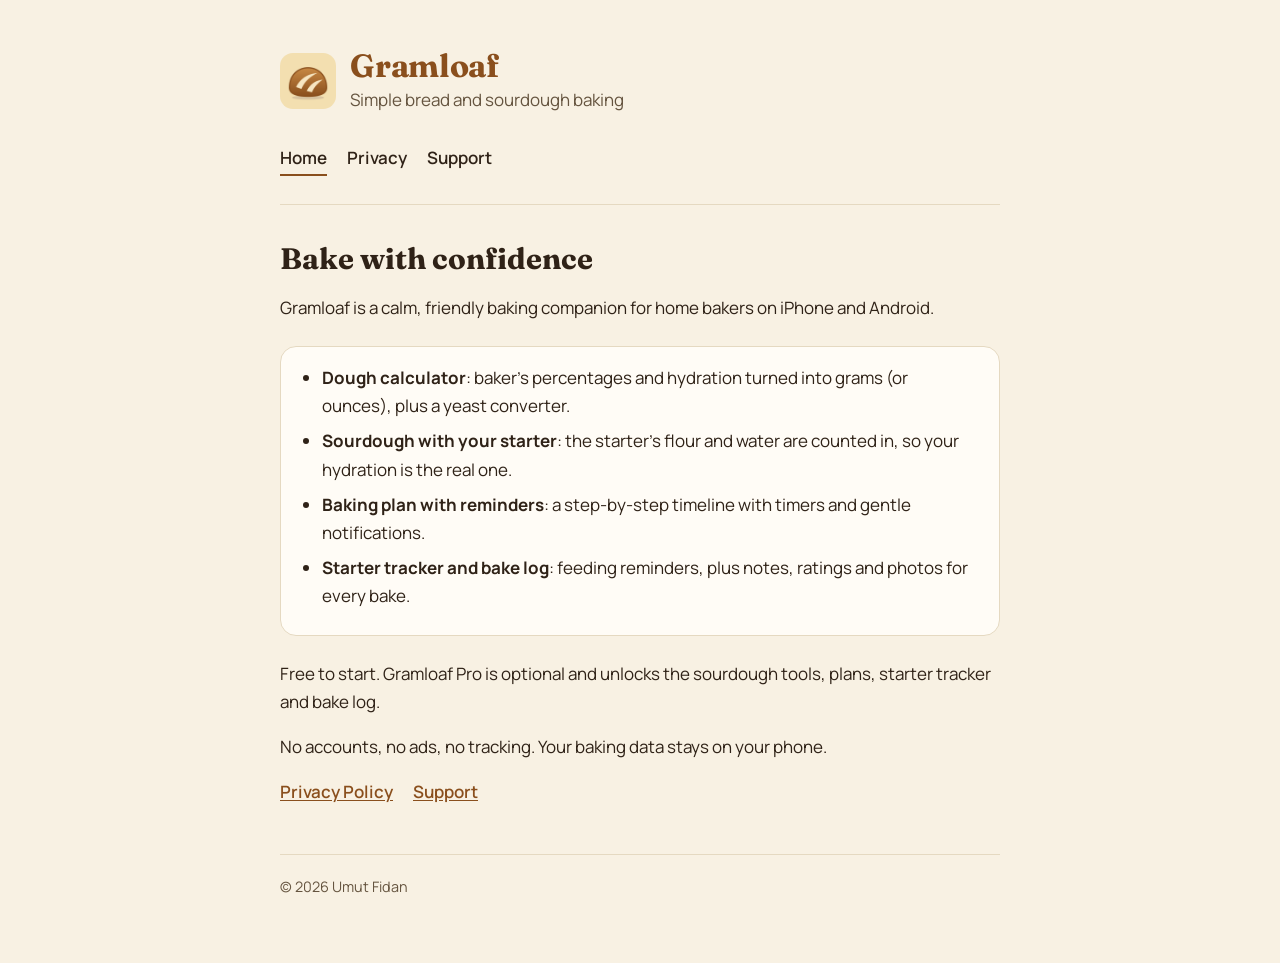
<file: index.html>
<!doctype html>
<html lang="en">
<head>
<meta charset="utf-8">
<meta name="viewport" content="width=device-width, initial-scale=1">
<title>Gramloaf</title>
<meta name="description" content="Gramloaf: simple bread and sourdough baking. Dough calculator, sourdough with your starter, baking plans with reminders, starter tracker and bake log.">
<link rel="icon" href="icon.png">
<link rel="apple-touch-icon" href="icon.png">
<link rel="stylesheet" href="style.css">
</head>
<body>
<div class="wrap">

<header>
  <a class="brand" href="index.html">
    <img src="icon.png" alt="" width="56" height="56">
    <div>
      <p class="logo">Gramloaf</p>
      <p class="tagline">Simple bread and sourdough baking</p>
    </div>
  </a>
  <nav>
    <a href="index.html" aria-current="page">Home</a>
    <a href="privacy.html">Privacy</a>
    <a href="support.html">Support</a>
  </nav>
</header>

<h1>Bake with confidence</h1>
<p>Gramloaf is a calm, friendly baking companion for home bakers on iPhone and Android.</p>

<div class="card">
  <ul>
    <li><strong>Dough calculator</strong>: baker's percentages and hydration turned into grams (or ounces), plus a yeast converter.</li>
    <li><strong>Sourdough with your starter</strong>: the starter's flour and water are counted in, so your hydration is the real one.</li>
    <li><strong>Baking plan with reminders</strong>: a step-by-step timeline with timers and gentle notifications.</li>
    <li><strong>Starter tracker and bake log</strong>: feeding reminders, plus notes, ratings and photos for every bake.</li>
  </ul>
</div>

<p>Free to start. Gramloaf Pro is optional and unlocks the sourdough tools, plans, starter tracker and bake log.</p>
<p>No accounts, no ads, no tracking. Your baking data stays on your phone.</p>

<p class="links">
  <a href="privacy.html">Privacy Policy</a>
  <a href="support.html">Support</a>
</p>

<footer>© 2026 Umut Fidan</footer>

</div>
</body>
</html>
</file>
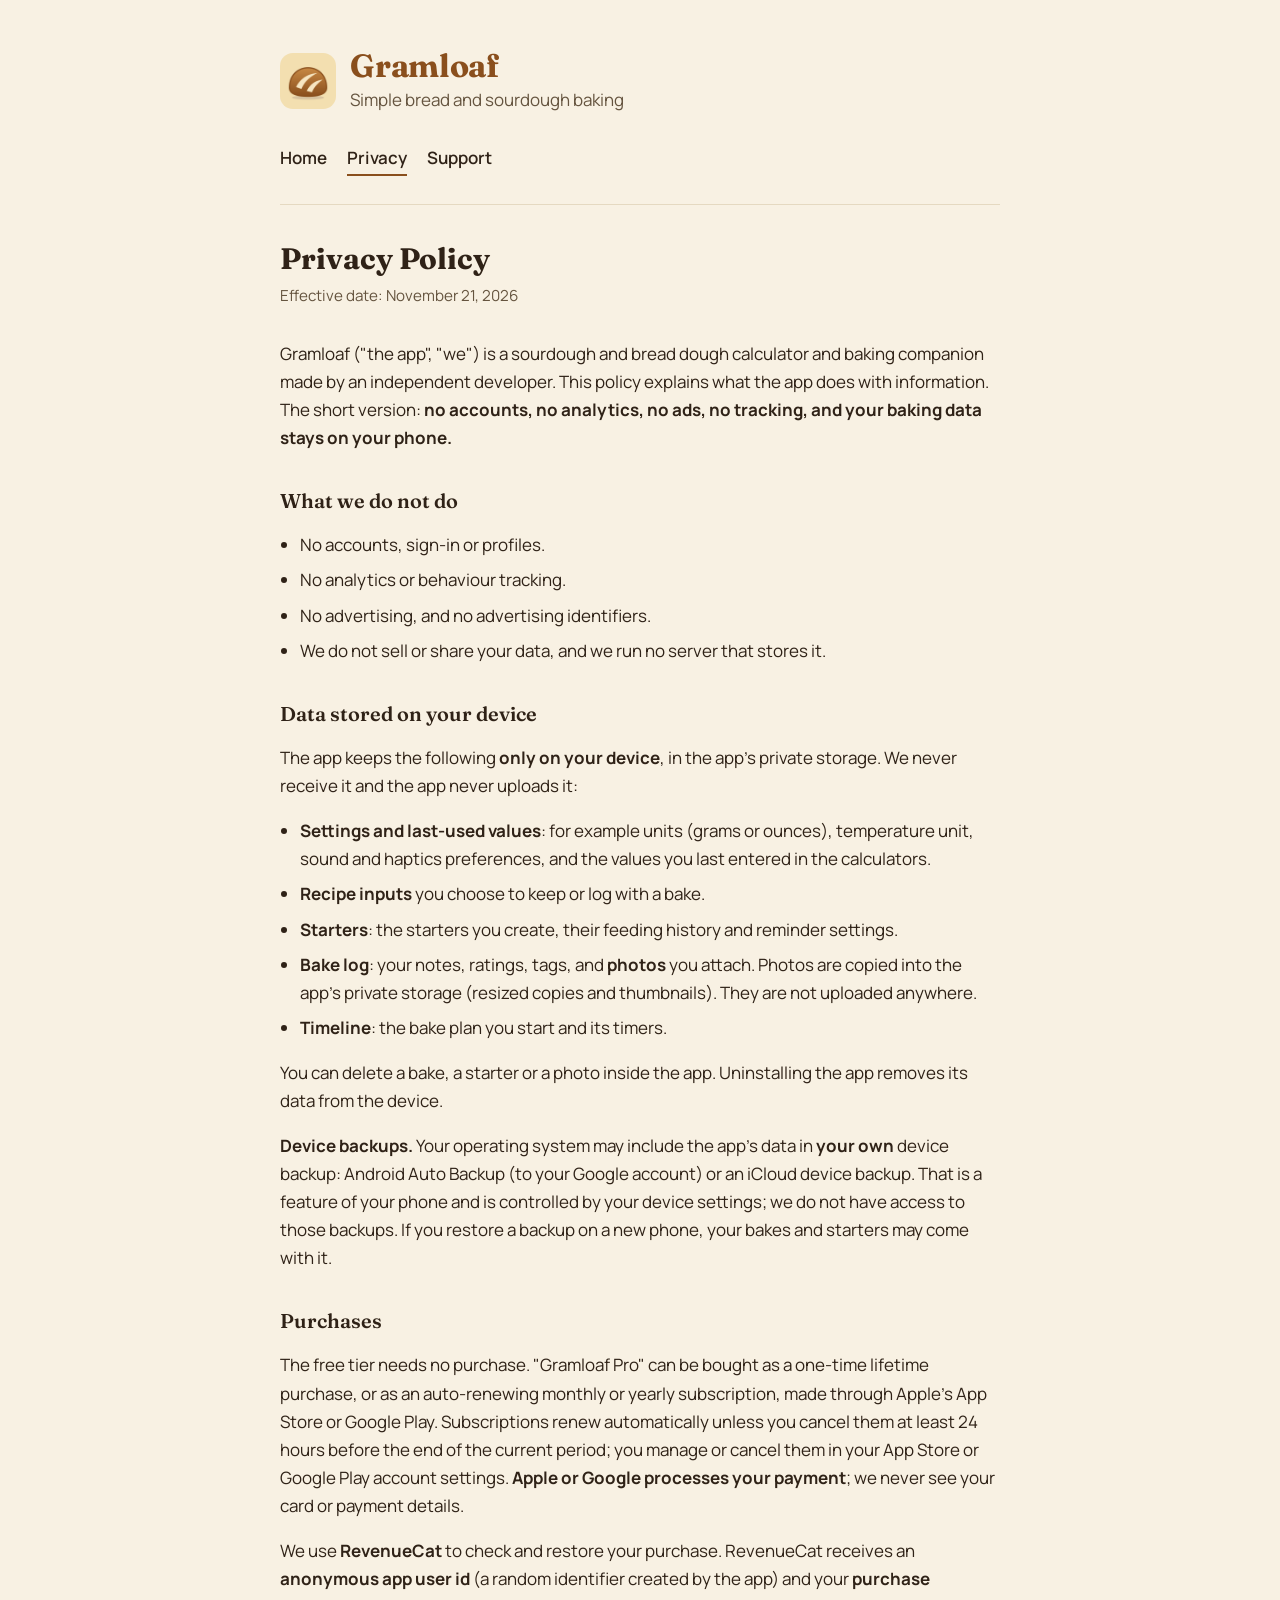
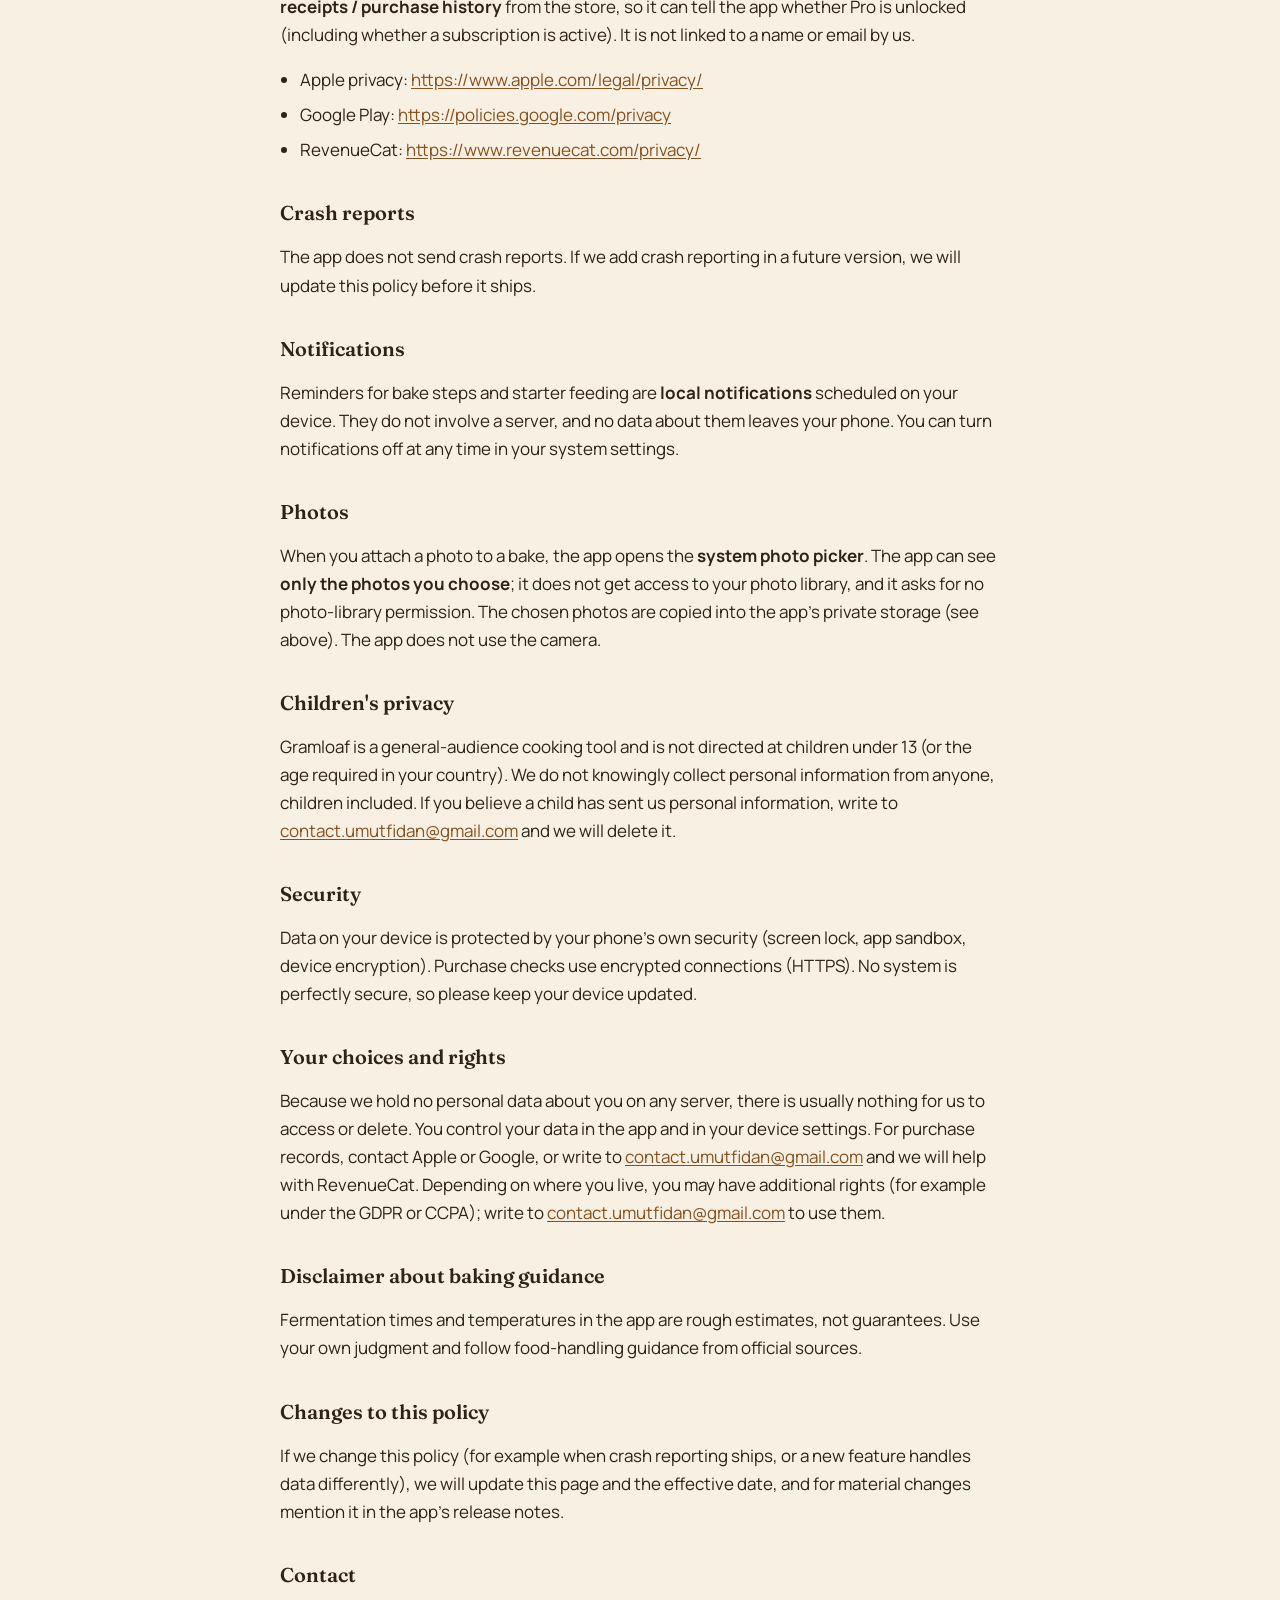
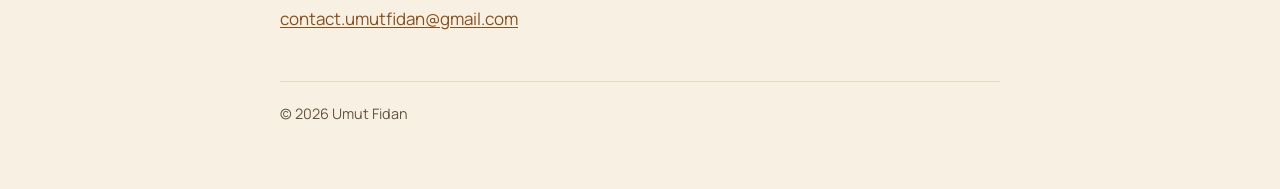
<file: privacy.html>
<!doctype html>
<html lang="en">
<head>
<meta charset="utf-8">
<meta name="viewport" content="width=device-width, initial-scale=1">
<title>Privacy Policy — Gramloaf</title>
<link rel="icon" href="icon.png">
<link rel="stylesheet" href="style.css">
</head>
<body>
<div class="wrap">

<header>
  <a class="brand" href="index.html">
    <img src="icon.png" alt="" width="56" height="56">
    <div>
      <p class="logo">Gramloaf</p>
      <p class="tagline">Simple bread and sourdough baking</p>
    </div>
  </a>
  <nav>
    <a href="index.html">Home</a>
    <a href="privacy.html" aria-current="page">Privacy</a>
    <a href="support.html">Support</a>
  </nav>
</header>

<h1>Privacy Policy</h1>
<p class="updated">Effective date: November 21, 2026</p>

<p>Gramloaf ("the app", "we") is a sourdough and bread dough calculator and baking
companion made by an independent developer. This policy explains what the app
does with information. The short version: <strong>no accounts, no analytics, no ads,
no tracking, and your baking data stays on your phone.</strong></p>

<h2>What we do not do</h2>
<ul>
  <li>No accounts, sign-in or profiles.</li>
  <li>No analytics or behaviour tracking.</li>
  <li>No advertising, and no advertising identifiers.</li>
  <li>We do not sell or share your data, and we run no server that stores it.</li>
</ul>

<h2>Data stored on your device</h2>
<p>The app keeps the following <strong>only on your device</strong>, in the app's private
storage. We never receive it and the app never uploads it:</p>
<ul>
  <li><strong>Settings and last-used values</strong>: for example units (grams or ounces),
    temperature unit, sound and haptics preferences, and the values you last
    entered in the calculators.</li>
  <li><strong>Recipe inputs</strong> you choose to keep or log with a bake.</li>
  <li><strong>Starters</strong>: the starters you create, their feeding history and reminder
    settings.</li>
  <li><strong>Bake log</strong>: your notes, ratings, tags, and <strong>photos</strong> you attach. Photos
    are copied into the app's private storage (resized copies and thumbnails).
    They are not uploaded anywhere.</li>
  <li><strong>Timeline</strong>: the bake plan you start and its timers.</li>
</ul>
<p>You can delete a bake, a starter or a photo inside the app. Uninstalling the
app removes its data from the device.</p>
<p><strong>Device backups.</strong> Your operating system may include the app's data in <strong>your
own</strong> device backup: Android Auto Backup (to your Google account) or an iCloud
device backup. That is a feature of your phone and is controlled by your device
settings; we do not have access to those backups. If you restore a backup on a
new phone, your bakes and starters may come with it.</p>

<h2>Purchases</h2>
<p>The free tier needs no purchase. "Gramloaf Pro" can be bought as a one-time
lifetime purchase, or as an auto-renewing monthly or yearly subscription, made
through Apple's App Store or Google Play. Subscriptions renew automatically
unless you cancel them at least 24 hours before the end of the current period;
you manage or cancel them in your App Store or Google Play account settings.
<strong>Apple or Google processes your payment</strong>; we never see your card or payment
details.</p>
<p>We use <strong>RevenueCat</strong> to check and restore your purchase. RevenueCat receives an
<strong>anonymous app user id</strong> (a random identifier created by the app) and your
<strong>purchase receipts / purchase history</strong> from the store, so it can tell the app
whether Pro is unlocked (including whether a subscription is active). It is not
linked to a name or email by us.</p>
<ul>
  <li>Apple privacy: <a href="https://www.apple.com/legal/privacy/">https://www.apple.com/legal/privacy/</a></li>
  <li>Google Play: <a href="https://policies.google.com/privacy">https://policies.google.com/privacy</a></li>
  <li>RevenueCat: <a href="https://www.revenuecat.com/privacy/">https://www.revenuecat.com/privacy/</a></li>
</ul>

<h2>Crash reports</h2>
<p>The app does not send crash reports. If we add crash reporting in a future
version, we will update this policy before it ships.</p>

<h2>Notifications</h2>
<p>Reminders for bake steps and starter feeding are <strong>local notifications</strong>
scheduled on your device. They do not involve a server, and no data about them
leaves your phone. You can turn notifications off at any time in your system
settings.</p>

<h2>Photos</h2>
<p>When you attach a photo to a bake, the app opens the <strong>system photo picker</strong>.
The app can see <strong>only the photos you choose</strong>; it does not get access to your
photo library, and it asks for no photo-library permission. The chosen photos
are copied into the app's private storage (see above). The app does not use
the camera.</p>

<h2>Children's privacy</h2>
<p>Gramloaf is a general-audience cooking tool and is not directed at children
under 13 (or the age required in your country). We do not knowingly collect
personal information from anyone, children included. If you believe a child
has sent us personal information, write to
<a href="mailto:contact.umutfidan@gmail.com">contact.umutfidan@gmail.com</a> and we will
delete it.</p>

<h2>Security</h2>
<p>Data on your device is protected by your phone's own security (screen lock,
app sandbox, device encryption). Purchase checks use encrypted connections
(HTTPS). No system is perfectly secure, so please keep your device updated.</p>

<h2>Your choices and rights</h2>
<p>Because we hold no personal data about you on any server, there is usually
nothing for us to access or delete. You control your data in the app and in
your device settings. For purchase records, contact Apple or Google, or write
to <a href="mailto:contact.umutfidan@gmail.com">contact.umutfidan@gmail.com</a> and we will
help with RevenueCat. Depending on where you live, you may have additional rights
(for example under the GDPR or CCPA); write to
<a href="mailto:contact.umutfidan@gmail.com">contact.umutfidan@gmail.com</a> to use them.</p>

<h2>Disclaimer about baking guidance</h2>
<p>Fermentation times and temperatures in the app are rough estimates, not
guarantees. Use your own judgment and follow food-handling guidance from
official sources.</p>

<h2>Changes to this policy</h2>
<p>If we change this policy (for example when crash reporting ships, or a new
feature handles data differently), we will update this page and the effective
date, and for material changes mention it in the app's release notes.</p>

<h2>Contact</h2>
<p><a href="mailto:contact.umutfidan@gmail.com">contact.umutfidan@gmail.com</a></p>

<footer>© 2026 Umut Fidan</footer>

</div>
</body>
</html>
</file>
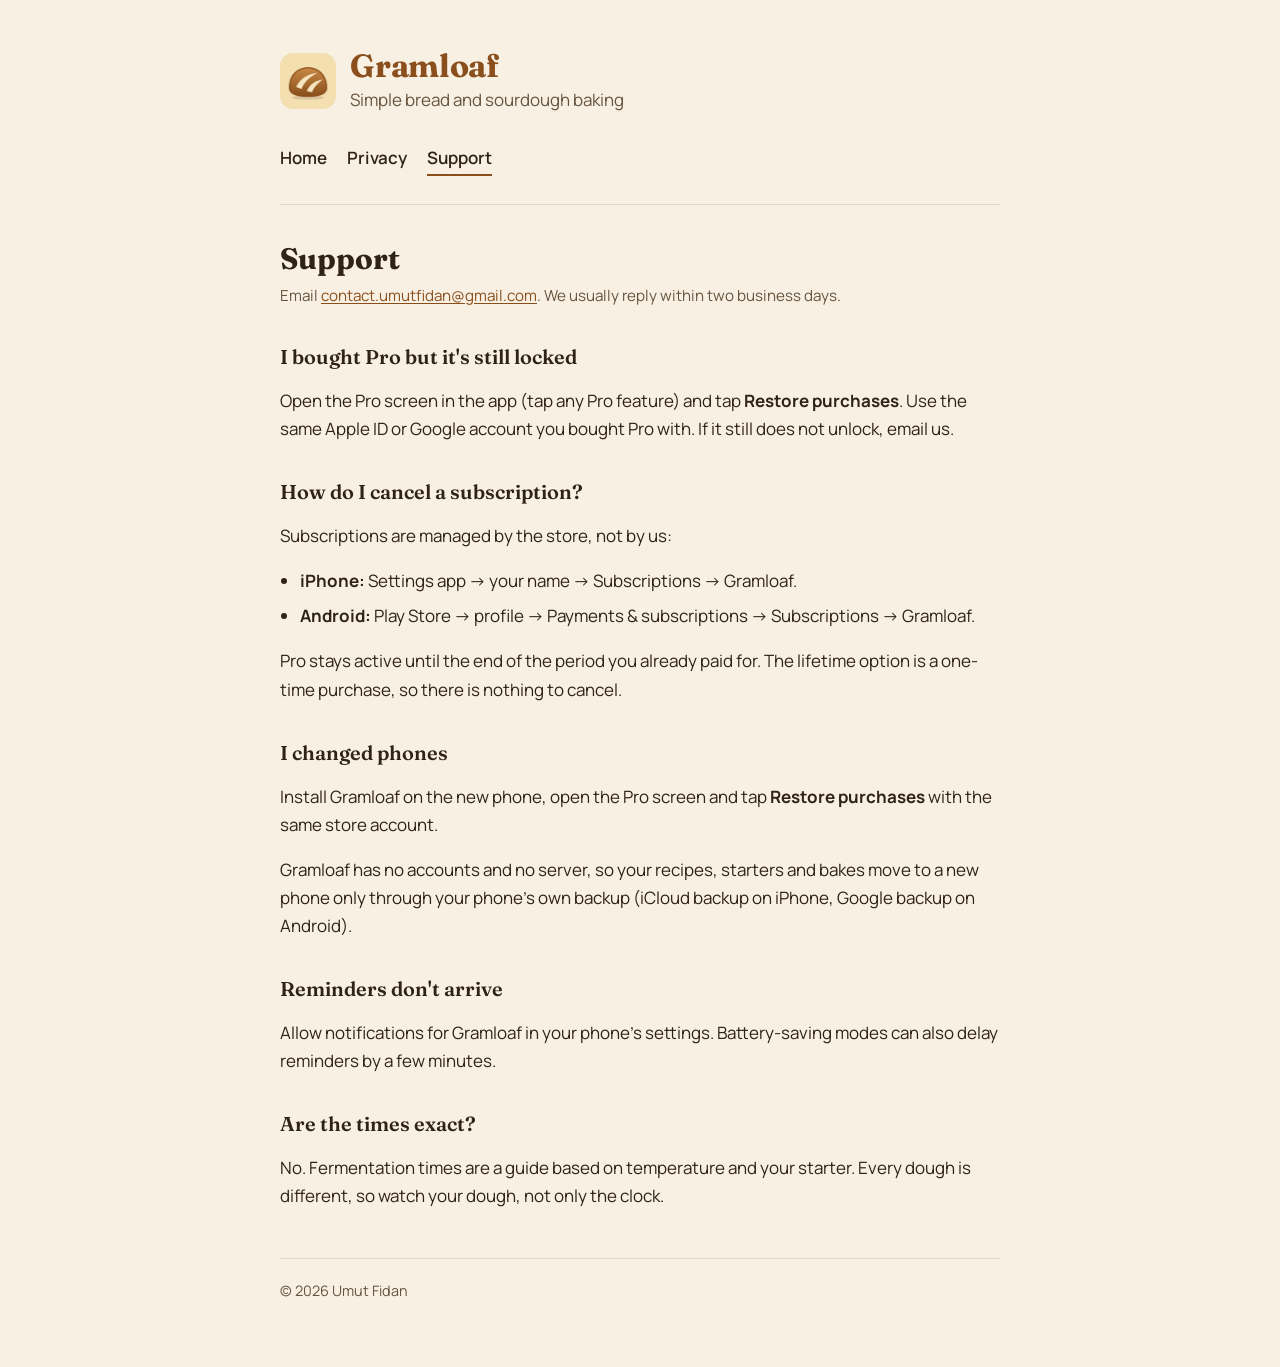
<file: support.html>
<!doctype html>
<html lang="en">
<head>
<meta charset="utf-8">
<meta name="viewport" content="width=device-width, initial-scale=1">
<title>Support — Gramloaf</title>
<link rel="icon" href="icon.png">
<link rel="stylesheet" href="style.css">
</head>
<body>
<div class="wrap">

<header>
  <a class="brand" href="index.html">
    <img src="icon.png" alt="" width="56" height="56">
    <div>
      <p class="logo">Gramloaf</p>
      <p class="tagline">Simple bread and sourdough baking</p>
    </div>
  </a>
  <nav>
    <a href="index.html">Home</a>
    <a href="privacy.html">Privacy</a>
    <a href="support.html" aria-current="page">Support</a>
  </nav>
</header>

<h1>Support</h1>
<p class="updated">Email <a href="mailto:contact.umutfidan@gmail.com">contact.umutfidan@gmail.com</a>. We usually reply within two business days.</p>

<h2>I bought Pro but it's still locked</h2>
<p>Open the Pro screen in the app (tap any Pro feature) and tap
<strong>Restore purchases</strong>. Use the same Apple ID or Google account you
bought Pro with. If it still does not unlock, email us.</p>

<h2>How do I cancel a subscription?</h2>
<p>Subscriptions are managed by the store, not by us:</p>
<ul>
  <li><strong>iPhone:</strong> Settings app → your name → Subscriptions → Gramloaf.</li>
  <li><strong>Android:</strong> Play Store → profile → Payments &amp; subscriptions → Subscriptions → Gramloaf.</li>
</ul>
<p>Pro stays active until the end of the period you already paid for. The
lifetime option is a one-time purchase, so there is nothing to cancel.</p>

<h2>I changed phones</h2>
<p>Install Gramloaf on the new phone, open the Pro screen and tap
<strong>Restore purchases</strong> with the same store account.</p>
<p>Gramloaf has no accounts and no server, so your recipes, starters and bakes
move to a new phone only through your phone's own backup (iCloud backup on
iPhone, Google backup on Android).</p>

<h2>Reminders don't arrive</h2>
<p>Allow notifications for Gramloaf in your phone's settings. Battery-saving
modes can also delay reminders by a few minutes.</p>

<h2>Are the times exact?</h2>
<p>No. Fermentation times are a guide based on temperature and your starter.
Every dough is different, so watch your dough, not only the clock.</p>

<footer>© 2026 Umut Fidan</footer>

</div>
</body>
</html>
</file>
<file: style.css>
@import url("https://fonts.googleapis.com/css2?family=Fraunces:opsz,wght@9..144,600;9..144,700&family=Manrope:wght@400;600;700&display=swap");

:root {
  --bg: #f8f1e3;
  --surface: #fffcf6;
  --text: #2f2217;
  --muted: #65543f;
  --accent: #8a4f1d;
  --border: #e5d9c1;
  color-scheme: light;
}

@media (prefers-color-scheme: dark) {
  :root {
    --bg: #16110c;
    --surface: #211a13;
    --text: #f2e7d3;
    --muted: #cdbda5;
    --accent: #ebbb7e;
    --border: #3b3024;
    color-scheme: dark;
  }
}

* { box-sizing: border-box; }

body {
  margin: 0;
  padding: 0 1.25rem 4rem;
  background: var(--bg);
  color: var(--text);
  font-family: "Manrope", -apple-system, BlinkMacSystemFont, "Segoe UI", Roboto, sans-serif;
  font-size: 1.0625rem;
  line-height: 1.65;
  -webkit-text-size-adjust: 100%;
}

.wrap { max-width: 45rem; margin: 0 auto; }

h1, h2, .logo {
  font-family: "Fraunces", Georgia, "Times New Roman", serif;
}

header {
  padding: 3rem 0 1.75rem;
  border-bottom: 1px solid var(--border);
  margin-bottom: 2.25rem;
}

.brand {
  display: flex;
  align-items: center;
  gap: 0.9rem;
  color: inherit;
  text-decoration: none;
}

.brand img {
  width: 56px;
  height: 56px;
  border-radius: 13px;
  flex: none;
}

.logo {
  font-size: 2rem;
  font-weight: 700;
  letter-spacing: -0.01em;
  color: var(--accent);
  margin: 0;
  line-height: 1.1;
}

.tagline { color: var(--muted); margin: 0.2rem 0 0; }

nav { margin-top: 1.5rem; display: flex; gap: 1.25rem; flex-wrap: wrap; }

nav a {
  color: var(--text);
  text-decoration: none;
  font-weight: 600;
  border-bottom: 2px solid transparent;
  padding: 0.35rem 0 2px;
}

nav a:hover, nav a[aria-current="page"] { border-bottom-color: var(--accent); }

h1 { font-size: 1.85rem; font-weight: 700; line-height: 1.2; margin: 0 0 0.4rem; }
h2 { font-size: 1.25rem; font-weight: 600; line-height: 1.3; margin: 2.25rem 0 0.6rem; }

.updated { color: var(--muted); font-size: 0.95rem; margin: 0 0 2rem; }

a { color: var(--accent); text-underline-offset: 2px; }

ul { padding-left: 1.25rem; }
li { margin-bottom: 0.45rem; }

.card {
  background: var(--surface);
  border: 1px solid var(--border);
  border-radius: 16px;
  padding: 1.1rem 1.3rem;
  margin: 1.5rem 0;
}

.card p:first-child, .card ul:first-child { margin-top: 0; }
.card p:last-child, .card ul:last-child { margin-bottom: 0; }

.links { display: flex; gap: 1.25rem; flex-wrap: wrap; font-weight: 600; }

footer {
  margin-top: 3rem;
  padding-top: 1.25rem;
  border-top: 1px solid var(--border);
  color: var(--muted);
  font-size: 0.9rem;
}
</file>
